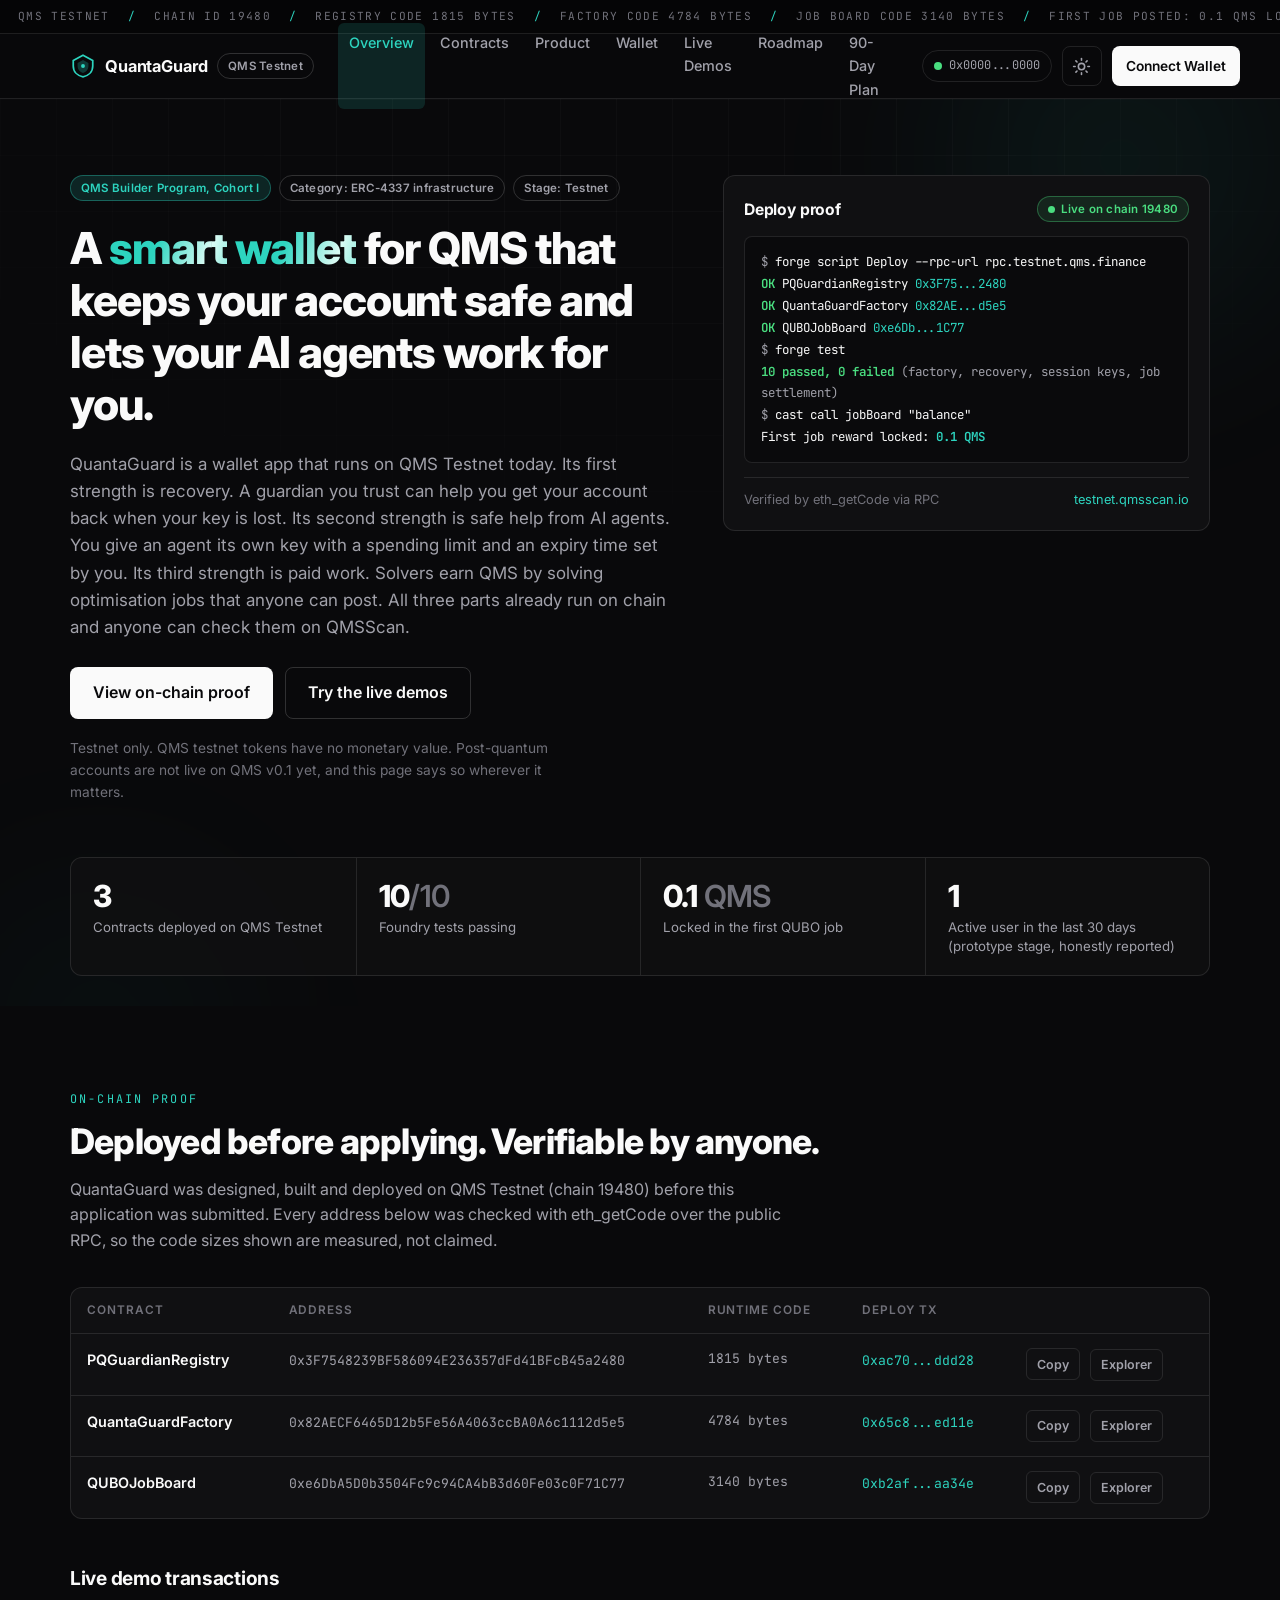
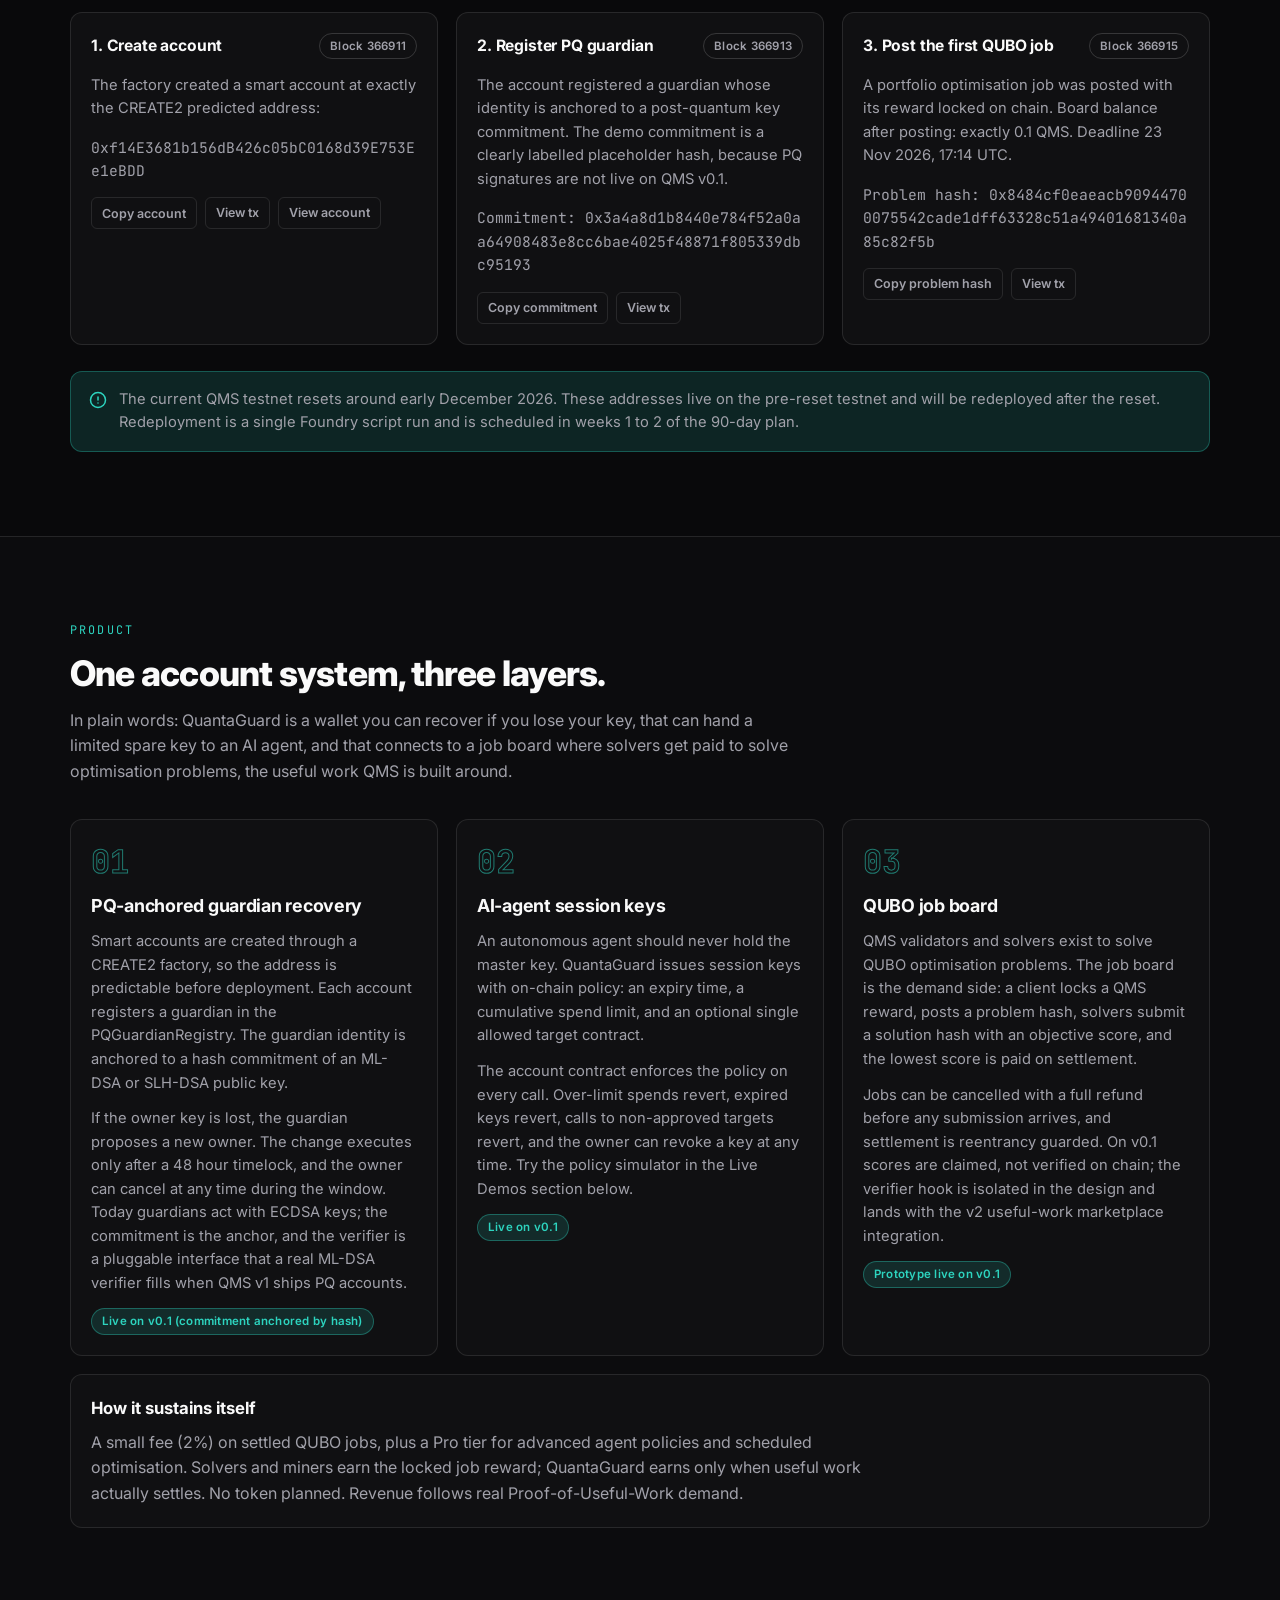
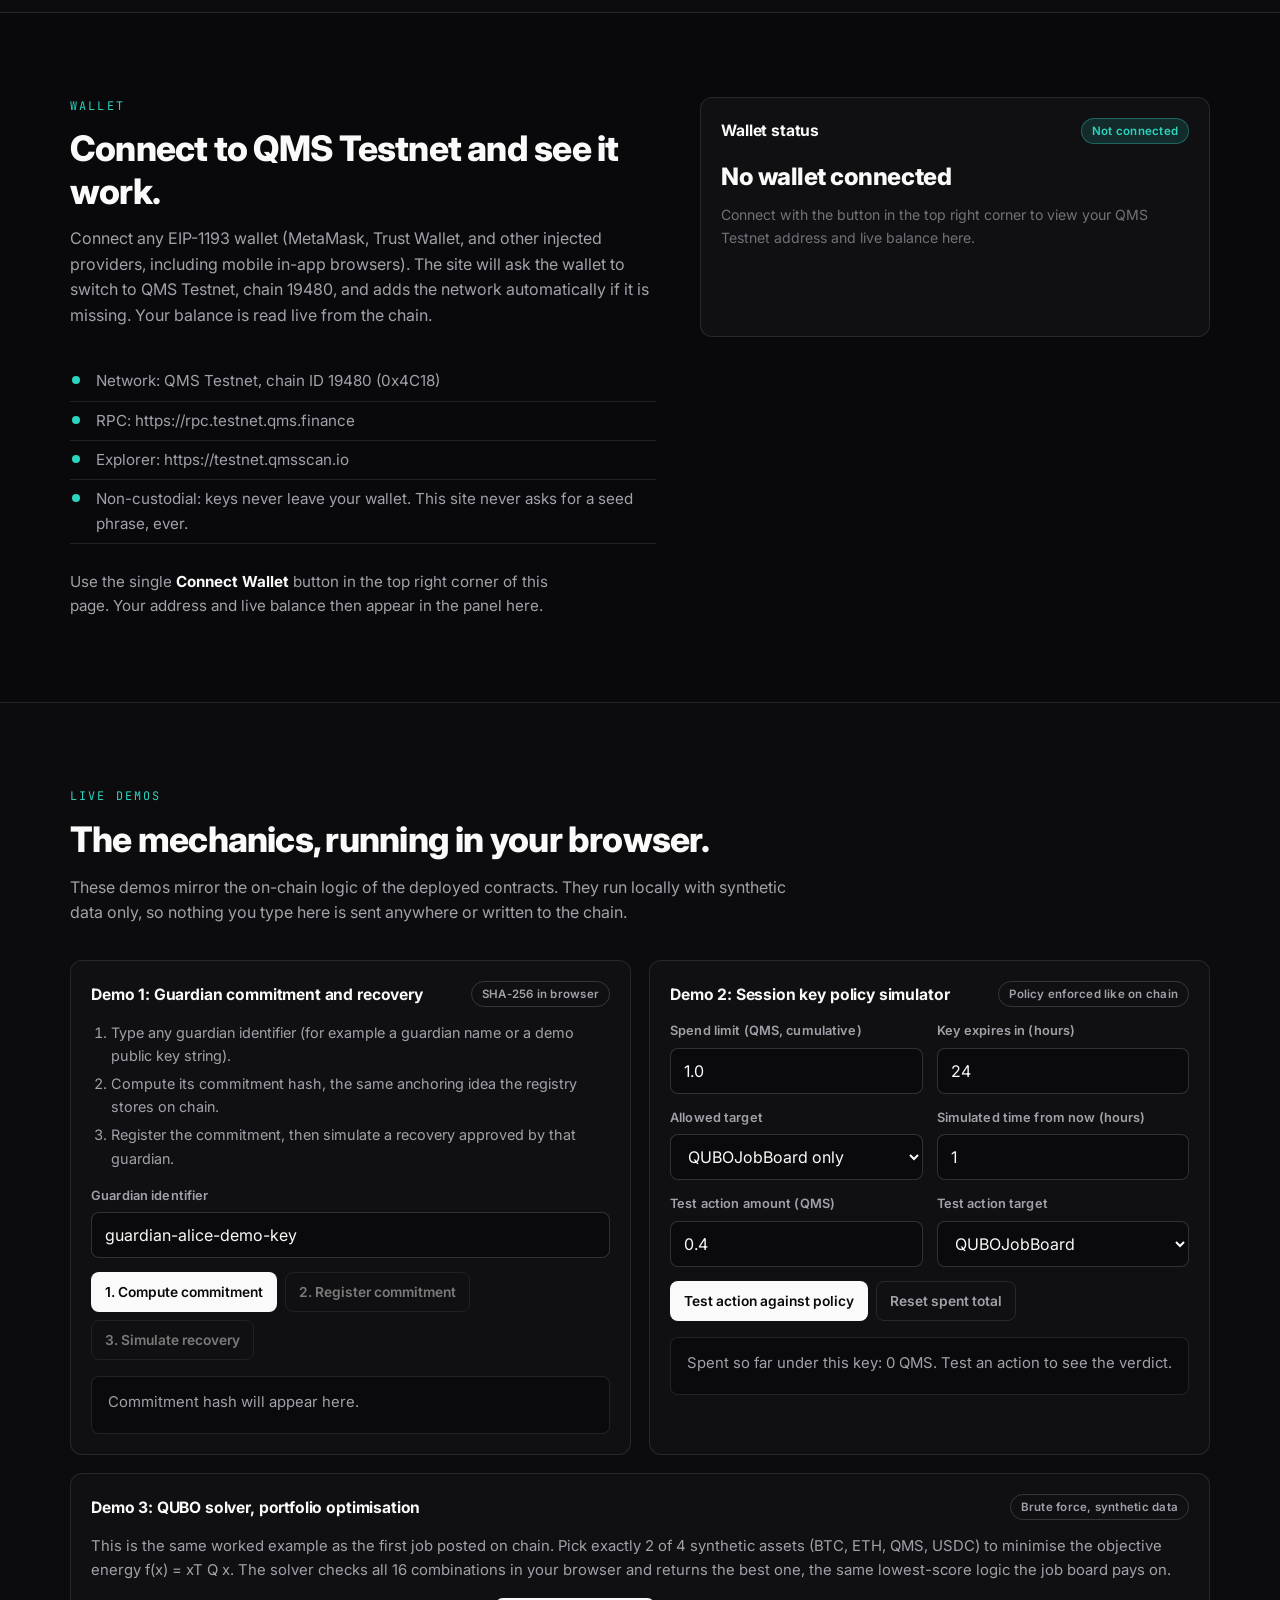
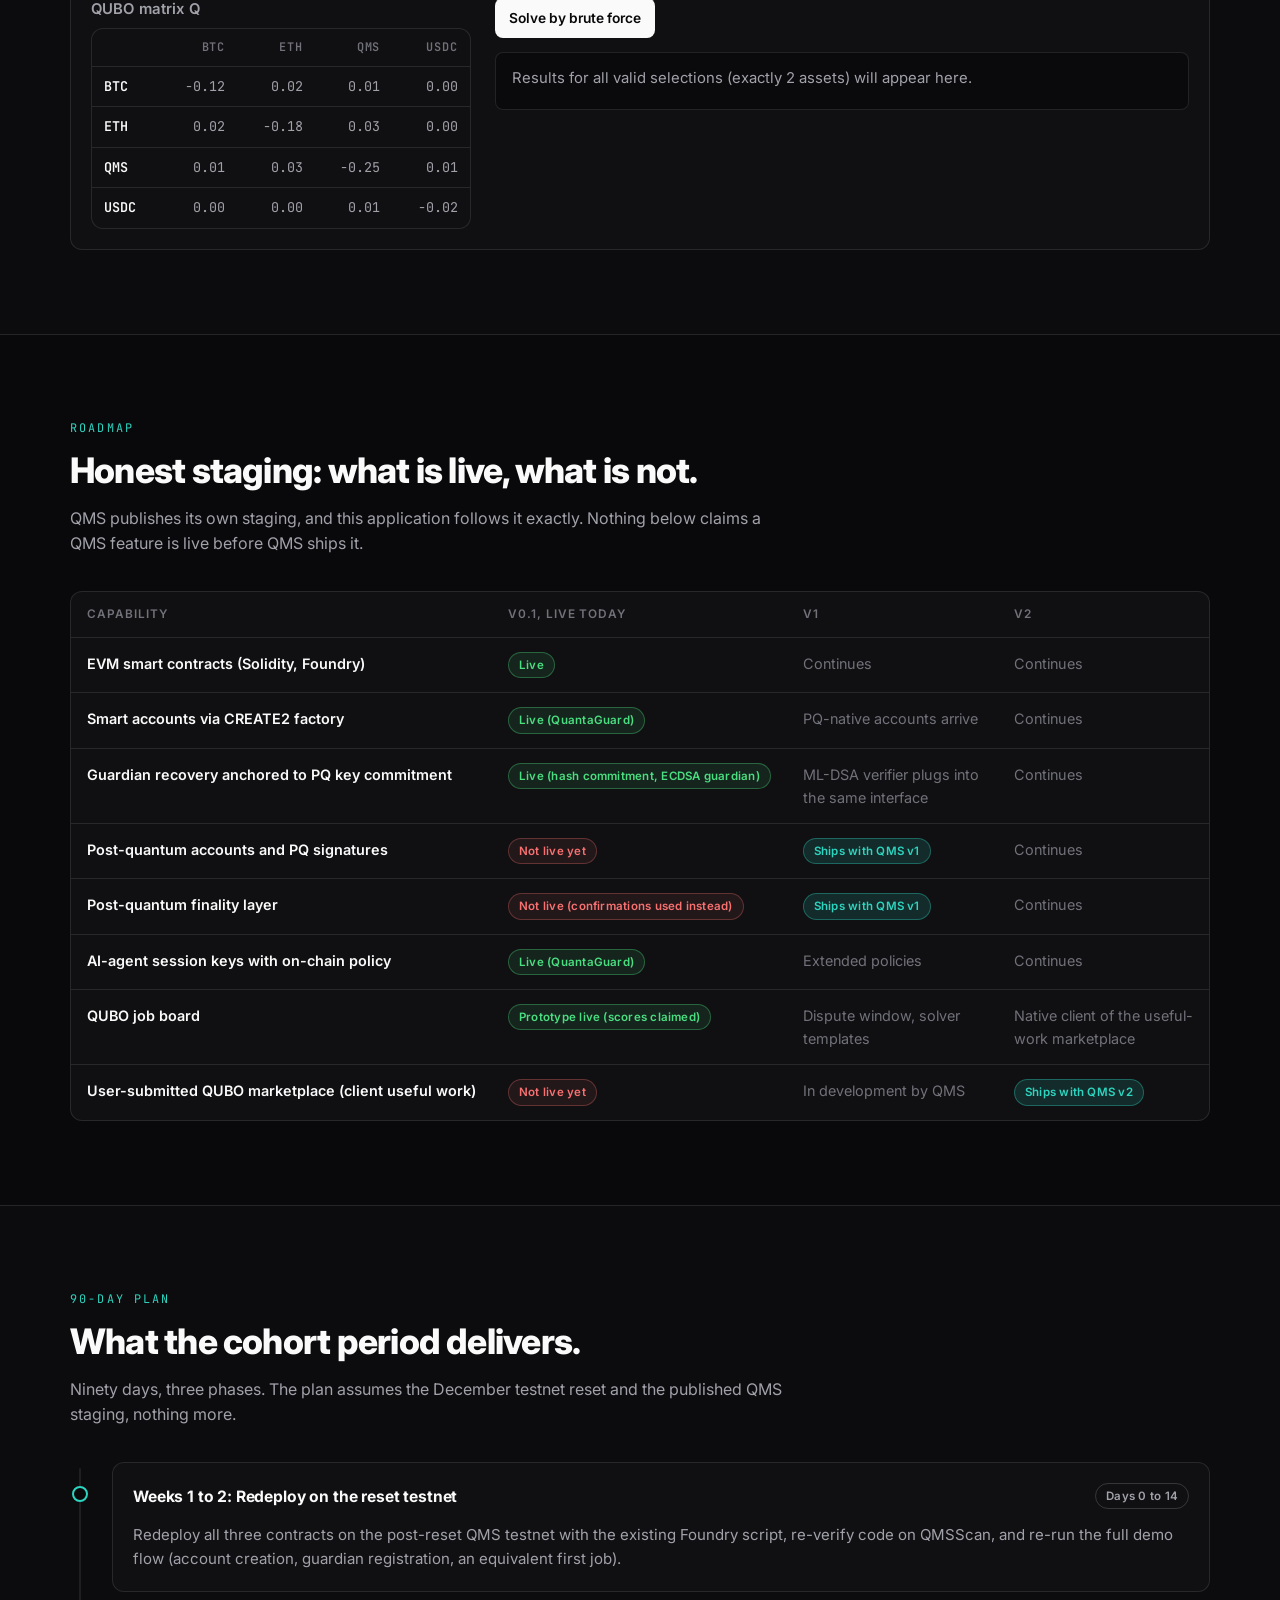
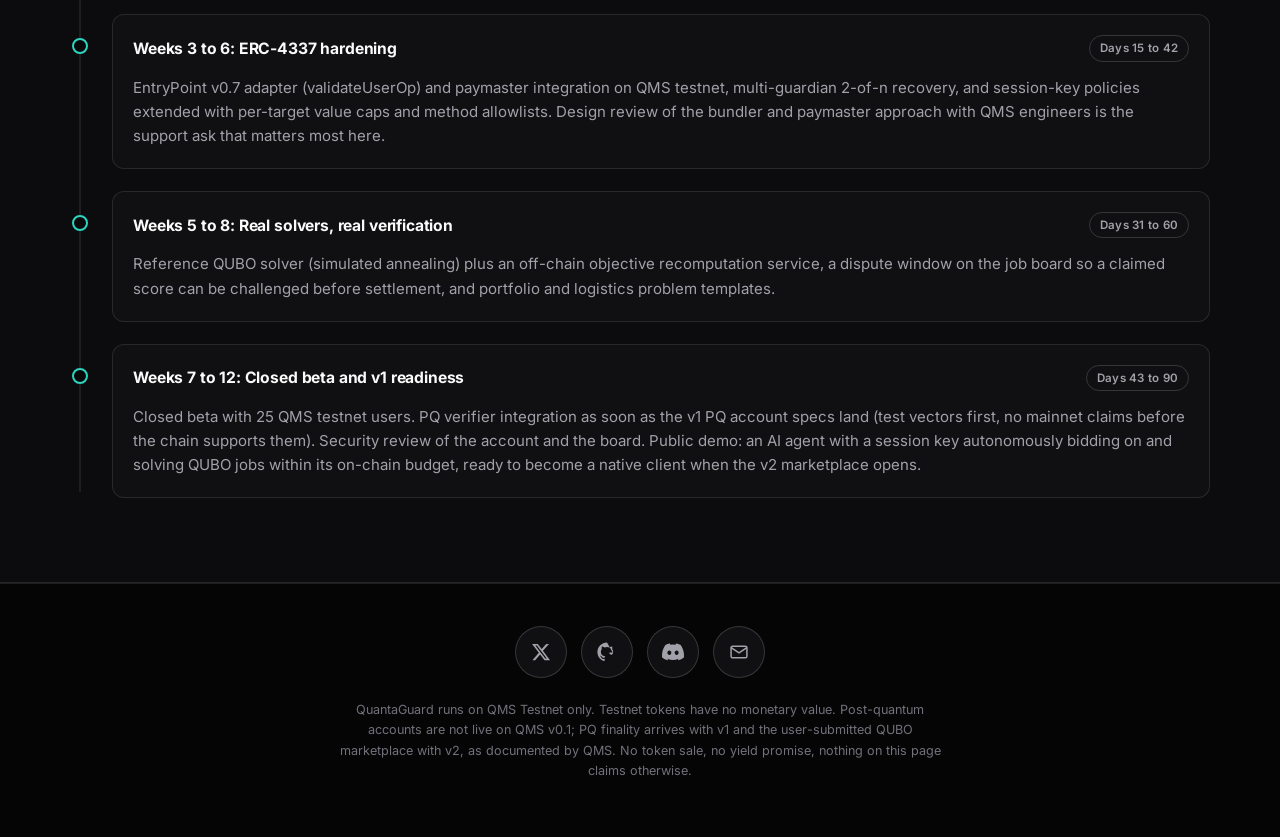
<file: site/index.html>
<!DOCTYPE html>
<html lang="en" data-theme="dark">
<head>
<meta charset="UTF-8">
<meta name="viewport" content="width=device-width, initial-scale=1.0">
<script>try{var t=localStorage.getItem("quantaguard-theme");if(t==="light"||t==="dark"){document.documentElement.setAttribute("data-theme",t);}}catch(e){}</script>
<title>QuantaGuard: PQ-Ready Smart Wallet for QMS</title>
<meta name="description" content="QuantaGuard is a smart wallet for QMS. Recover your account with help from a guardian when your key is lost. Give AI agents limited keys with spending caps set by you. Solvers earn QMS by solving optimisation jobs. Live on QMS Testnet today.">
<link rel="preconnect" href="https://fonts.googleapis.com">
<link rel="preconnect" href="https://fonts.gstatic.com" crossorigin>
<link href="https://fonts.googleapis.com/css2?family=Inter:wght@400;500;600;700;800&family=JetBrains+Mono:wght@400;500;600&display=swap" rel="stylesheet">
<link rel="stylesheet" href="assets/style.css?v=20261117d">
</head>
<body>

<div class="ticker" aria-hidden="true">
  <div class="ticker-track" id="tickerTrack">
    <span>QMS TESTNET</span><span class="dot">/</span>
    <span>CHAIN ID 19480</span><span class="dot">/</span>
    <span>REGISTRY CODE 1815 BYTES</span><span class="dot">/</span>
    <span>FACTORY CODE 4784 BYTES</span><span class="dot">/</span>
    <span>JOB BOARD CODE 3140 BYTES</span><span class="dot">/</span>
    <span>FIRST JOB POSTED: 0.1 QMS LOCKED</span><span class="dot">/</span>
    <span>ACCOUNT CREATED AT BLOCK 366911</span><span class="dot">/</span>
    <span>GUARDIAN REGISTERED AT BLOCK 366913</span><span class="dot">/</span>
    <span>JOB POSTED AT BLOCK 366915</span><span class="dot">/</span>
    <span>FOUNDRY TESTS 10 / 10 PASSING</span><span class="dot">/</span>
    <span>TESTNET ONLY: TOKENS HAVE NO MONETARY VALUE</span><span class="dot">/</span>
  </div>
</div>

<header class="nav" id="topnav">
  <div class="nav-inner">
    <a class="brand" href="#overview" data-spy-link>
      <svg class="brand-mark" width="26" height="26" viewBox="0 0 24 24" fill="none" aria-hidden="true"><path d="M12 2 L21 7 V12 C21 17.5 17 21 12 22 C7 21 3 17.5 3 12 V7 Z" stroke="currentColor" stroke-width="1.6"/><path d="M12 6.5 L17 9.3 V12 C17 15.4 14.8 17.6 12 18.4 C9.2 17.6 7 15.4 7 12 V9.3 Z" fill="currentColor" opacity="0.25"/><circle cx="12" cy="12" r="1.8" fill="currentColor"/></svg>
      <span>QuantaGuard</span>
      <span class="badge badge-outline">QMS Testnet</span>
    </a>
    <nav class="nav-links" aria-label="Primary">
      <a href="#overview" data-spy-link data-spy="overview">Overview</a>
      <a href="#contracts" data-spy-link data-spy="contracts">Contracts</a>
      <a href="#product" data-spy-link data-spy="product">Product</a>
      <a href="#wallet" data-spy-link data-spy="wallet">Wallet</a>
      <a href="#demos" data-spy-link data-spy="demos">Live Demos</a>
      <a href="#roadmap" data-spy-link data-spy="roadmap">Roadmap</a>
      <a href="#plan" data-spy-link data-spy="plan">90-Day Plan</a>
    </nav>
    <div class="nav-actions">
      <span class="wallet-chip" id="navWalletChip" hidden>
        <span class="chip-dot"></span><span id="navWalletAddr">0x0000...0000</span>
      </span>
      <button class="theme-toggle" id="themeToggle" type="button" aria-label="Switch to light theme" title="Toggle theme">
        <svg class="icon-sun" viewBox="0 0 24 24" fill="none" stroke="currentColor" stroke-width="2" stroke-linecap="round" stroke-linejoin="round" aria-hidden="true"><circle cx="12" cy="12" r="4"/><path d="M12 2v2"/><path d="M12 20v2"/><path d="m4.93 4.93 1.41 1.41"/><path d="m17.66 17.66 1.41 1.41"/><path d="M2 12h2"/><path d="M20 12h2"/><path d="m6.34 17.66-1.41 1.41"/><path d="m19.07 4.93-1.41 1.41"/></svg>
        <svg class="icon-moon" viewBox="0 0 24 24" fill="none" stroke="currentColor" stroke-width="2" stroke-linecap="round" stroke-linejoin="round" aria-hidden="true"><path d="M12 3a6 6 0 0 0 9 9 9 9 0 1 1-9-9Z"/></svg>
      </button>
      <button class="btn btn-primary btn-sm magnetic" type="button" data-connect-open>Connect Wallet</button>
      <button class="hamburger" id="hamburger" type="button" aria-label="Open menu" aria-expanded="false" aria-controls="mobileMenu">
        <svg width="22" height="22" viewBox="0 0 24 24" fill="none" stroke="currentColor" stroke-width="2" stroke-linecap="round"><line x1="4" y1="7" x2="20" y2="7"/><line x1="4" y1="12" x2="20" y2="12"/><line x1="4" y1="17" x2="20" y2="17"/></svg>
      </button>
    </div>
  </div>
  <nav class="mobile-menu" id="mobileMenu" aria-label="Mobile">
    <a href="#overview" data-spy-link>Overview<span>What QuantaGuard is</span></a>
    <a href="#contracts" data-spy-link>Contracts<span>On-chain proof, verified live</span></a>
    <a href="#product" data-spy-link>Product<span>The three layers</span></a>
    <a href="#wallet" data-spy-link>Wallet<span>Connect to QMS Testnet</span></a>
    <a href="#demos" data-spy-link>Live Demos<span>Try the mechanics in your browser</span></a>
    <a href="#roadmap" data-spy-link>Roadmap<span>Honest staging: v0.1, v1, v2</span></a>
    <a href="#plan" data-spy-link>90-Day Plan<span>What ships in the cohort</span></a>
  </nav>
</header>

<main>

<!-- ============ OVERVIEW / HERO ============ -->
<section class="hero" id="overview">
  <div class="hero-bg" aria-hidden="true">
    <div class="aurora a1"></div>
    <div class="aurora a2"></div>
    <div class="beams"></div>
  </div>
  <div class="container hero-grid">
    <div class="hero-copy">
      <div class="hero-badges">
        <span class="badge">QMS Builder Program, Cohort I</span>
        <span class="badge badge-outline">Category: ERC-4337 infrastructure</span>
        <span class="badge badge-outline">Stage: Testnet</span>
      </div>
      <h1 class="reveal-text" id="heroTitle">A <span class="shiny">smart wallet</span> for QMS that keeps your account safe and lets your AI agents work for you.</h1>
      <p class="hero-sub">QuantaGuard is a wallet app that runs on QMS Testnet today. Its first strength is recovery. A guardian you trust can help you get your account back when your key is lost. Its second strength is safe help from AI agents. You give an agent its own key with a spending limit and an expiry time set by you. Its third strength is paid work. Solvers earn QMS by solving optimisation jobs that anyone can post. All three parts already run on chain and anyone can check them on QMSScan.</p>
      <div class="hero-actions">
        <a class="btn btn-primary btn-lg" href="#contracts" data-spy-link>View on-chain proof</a>
        <a class="btn btn-outline btn-lg" href="#demos" data-spy-link>Try the live demos</a>
      </div>
      <p class="hero-note">Testnet only. QMS testnet tokens have no monetary value. Post-quantum accounts are not live on QMS v0.1 yet, and this page says so wherever it matters.</p>
    </div>

    <aside class="panel deploy-panel spotlight" aria-label="Deployment proof">
      <div class="panel-head">
        <span class="panel-title">Deploy proof</span>
        <span class="badge badge-live"><span class="pulse"></span>Live on chain 19480</span>
      </div>
      <div class="terminal">
        <p><span class="t-dim">$</span> forge script Deploy --rpc-url rpc.testnet.qms.finance</p>
        <p><span class="t-ok">OK</span> PQGuardianRegistry <a href="https://testnet.qmsscan.io/address/0x3F7548239BF586094E236357dFd41BFcB45a2480" target="_blank" rel="noopener">0x3F75...2480</a></p>
        <p><span class="t-ok">OK</span> QuantaGuardFactory <a href="https://testnet.qmsscan.io/address/0x82AECF6465D12b5Fe56A4063ccBA0A6c1112d5e5" target="_blank" rel="noopener">0x82AE...d5e5</a></p>
        <p><span class="t-ok">OK</span> QUBOJobBoard <a href="https://testnet.qmsscan.io/address/0xe6DbA5D0b3504Fc9c94CA4bB3d60Fe03c0F71C77" target="_blank" rel="noopener">0xe6Db...1C77</a></p>
        <p><span class="t-dim">$</span> forge test</p>
        <p><span class="t-ok">10 passed, 0 failed</span> <span class="t-dim">(factory, recovery, session keys, job settlement)</span></p>
        <p><span class="t-dim">$</span> cast call jobBoard "balance"</p>
        <p>First job reward locked: <span class="t-accent">0.1 QMS</span></p>
      </div>
      <div class="panel-foot">
        <span>Verified by eth_getCode via RPC</span>
        <a href="https://testnet.qmsscan.io" target="_blank" rel="noopener">testnet.qmsscan.io</a>
      </div>
    </aside>
  </div>

  <div class="container">
    <div class="stats-strip" id="statsStrip">
      <div class="stat">
        <span class="stat-num" data-count="3" data-decimals="0">0</span>
        <span class="stat-label">Contracts deployed on QMS Testnet</span>
      </div>
      <div class="stat">
        <span class="stat-num"><span data-count="10" data-decimals="0">0</span><span class="stat-dim">/10</span></span>
        <span class="stat-label">Foundry tests passing</span>
      </div>
      <div class="stat">
        <span class="stat-num"><span data-count="0.1" data-decimals="1">0.0</span><span class="stat-dim"> QMS</span></span>
        <span class="stat-label">Locked in the first QUBO job</span>
      </div>
      <div class="stat">
        <span class="stat-num" data-count="1" data-decimals="0">0</span>
        <span class="stat-label">Active user in the last 30 days (prototype stage, honestly reported)</span>
      </div>
    </div>
  </div>
</section>

<!-- ============ CONTRACTS / ON-CHAIN PROOF ============ -->
<section class="section" id="contracts">
  <div class="container">
    <p class="eyebrow">On-chain proof</p>
    <h2>Deployed before applying. Verifiable by anyone.</h2>
    <p class="section-intro">QuantaGuard was designed, built and deployed on QMS Testnet (chain 19480) before this application was submitted. Every address below was checked with eth_getCode over the public RPC, so the code sizes shown are measured, not claimed.</p>

    <div class="table-wrap">
      <table class="table">
        <thead>
          <tr><th>Contract</th><th>Address</th><th>Runtime code</th><th>Deploy tx</th><th></th></tr>
        </thead>
        <tbody>
          <tr>
            <td class="td-strong">PQGuardianRegistry</td>
            <td><span class="mono truncate">0x3F7548239BF586094E236357dFd41BFcB45a2480</span></td>
            <td class="mono">1815 bytes</td>
            <td><a class="mono" href="https://testnet.qmsscan.io/tx/0xac70a6e5336b00b429b0195145bd33c41818ce972d684e7312d92b4be11ddd28" target="_blank" rel="noopener">0xac70...ddd28</a></td>
            <td class="td-actions">
              <button class="btn btn-ghost btn-xs copy-btn" type="button" data-copy="0x3F7548239BF586094E236357dFd41BFcB45a2480">Copy</button>
              <a class="btn btn-ghost btn-xs" href="https://testnet.qmsscan.io/address/0x3F7548239BF586094E236357dFd41BFcB45a2480" target="_blank" rel="noopener">Explorer</a>
            </td>
          </tr>
          <tr>
            <td class="td-strong">QuantaGuardFactory</td>
            <td><span class="mono truncate">0x82AECF6465D12b5Fe56A4063ccBA0A6c1112d5e5</span></td>
            <td class="mono">4784 bytes</td>
            <td><a class="mono" href="https://testnet.qmsscan.io/tx/0x65c84fbbbeebb95fc017e8ec0f74e2e2fea5cc2403f74d11c6d6765a5dfed11e" target="_blank" rel="noopener">0x65c8...ed11e</a></td>
            <td class="td-actions">
              <button class="btn btn-ghost btn-xs copy-btn" type="button" data-copy="0x82AECF6465D12b5Fe56A4063ccBA0A6c1112d5e5">Copy</button>
              <a class="btn btn-ghost btn-xs" href="https://testnet.qmsscan.io/address/0x82AECF6465D12b5Fe56A4063ccBA0A6c1112d5e5" target="_blank" rel="noopener">Explorer</a>
            </td>
          </tr>
          <tr>
            <td class="td-strong">QUBOJobBoard</td>
            <td><span class="mono truncate">0xe6DbA5D0b3504Fc9c94CA4bB3d60Fe03c0F71C77</span></td>
            <td class="mono">3140 bytes</td>
            <td><a class="mono" href="https://testnet.qmsscan.io/tx/0xb2af487a95150bf97060737cefe5ce0f983f780f3d808326dba466e4f61aa34e" target="_blank" rel="noopener">0xb2af...aa34e</a></td>
            <td class="td-actions">
              <button class="btn btn-ghost btn-xs copy-btn" type="button" data-copy="0xe6DbA5D0b3504Fc9c94CA4bB3d60Fe03c0F71C77">Copy</button>
              <a class="btn btn-ghost btn-xs" href="https://testnet.qmsscan.io/address/0xe6DbA5D0b3504Fc9c94CA4bB3d60Fe03c0F71C77" target="_blank" rel="noopener">Explorer</a>
            </td>
          </tr>
        </tbody>
      </table>
    </div>

    <h3 class="subhead">Live demo transactions</h3>
    <div class="cards-3">
      <article class="panel spotlight">
        <div class="panel-head"><span class="panel-title">1. Create account</span><span class="badge badge-outline">Block 366911</span></div>
        <p>The factory created a smart account at exactly the CREATE2 predicted address:</p>
        <p class="mono break">0xf14E3681b156dB426c05bC0168d39E753Ee1eBDD</p>
        <div class="card-actions">
          <button class="btn btn-ghost btn-xs copy-btn" type="button" data-copy="0xf14E3681b156dB426c05bC0168d39E753Ee1eBDD">Copy account</button>
          <a class="btn btn-ghost btn-xs" href="https://testnet.qmsscan.io/tx/0xb907eda9c270a045491307aedac5325d5889f7ba731b1c28ce944c1a2f00961b" target="_blank" rel="noopener">View tx</a>
          <a class="btn btn-ghost btn-xs" href="https://testnet.qmsscan.io/address/0xf14E3681b156dB426c05bC0168d39E753Ee1eBDD" target="_blank" rel="noopener">View account</a>
        </div>
      </article>
      <article class="panel spotlight">
        <div class="panel-head"><span class="panel-title">2. Register PQ guardian</span><span class="badge badge-outline">Block 366913</span></div>
        <p>The account registered a guardian whose identity is anchored to a post-quantum key commitment. The demo commitment is a clearly labelled placeholder hash, because PQ signatures are not live on QMS v0.1.</p>
        <p class="mono break">Commitment: 0x3a4a8d1b8440e784f52a0aa64908483e8cc6bae4025f48871f805339dbc95193</p>
        <div class="card-actions">
          <button class="btn btn-ghost btn-xs copy-btn" type="button" data-copy="0x3a4a8d1b8440e784f52a0aa64908483e8cc6bae4025f48871f805339dbc95193">Copy commitment</button>
          <a class="btn btn-ghost btn-xs" href="https://testnet.qmsscan.io/tx/0xadacd6025e0cae4fac47e16c198dcb61913479903116e8e9e41613b3039d1fbf" target="_blank" rel="noopener">View tx</a>
        </div>
      </article>
      <article class="panel spotlight">
        <div class="panel-head"><span class="panel-title">3. Post the first QUBO job</span><span class="badge badge-outline">Block 366915</span></div>
        <p>A portfolio optimisation job was posted with its reward locked on chain. Board balance after posting: exactly 0.1 QMS. Deadline 23 Nov 2026, 17:14 UTC.</p>
        <p class="mono break">Problem hash: 0x8484cf0eaeacb90944700075542cade1dff63328c51a49401681340a85c82f5b</p>
        <div class="card-actions">
          <button class="btn btn-ghost btn-xs copy-btn" type="button" data-copy="0x8484cf0eaeacb90944700075542cade1dff63328c51a49401681340a85c82f5b">Copy problem hash</button>
          <a class="btn btn-ghost btn-xs" href="https://testnet.qmsscan.io/tx/0x6f2b27fbd1f88a42c7dc7cefd239ea8c1a724621854b7240e5ec730a3389da5f" target="_blank" rel="noopener">View tx</a>
        </div>
      </article>
    </div>

    <div class="notice">
      <svg width="18" height="18" viewBox="0 0 24 24" fill="none" stroke="currentColor" stroke-width="2" stroke-linecap="round" aria-hidden="true"><circle cx="12" cy="12" r="10"/><line x1="12" y1="8" x2="12" y2="12"/><line x1="12" y1="16" x2="12.01" y2="16"/></svg>
      <p>The current QMS testnet resets around early December 2026. These addresses live on the pre-reset testnet and will be redeployed after the reset. Redeployment is a single Foundry script run and is scheduled in weeks 1 to 2 of the 90-day plan.</p>
    </div>
  </div>
</section>

<!-- ============ PRODUCT ============ -->
<section class="section section-alt" id="product">
  <div class="container">
    <p class="eyebrow">Product</p>
    <h2>One account system, three layers.</h2>
    <p class="section-intro">In plain words: QuantaGuard is a wallet you can recover if you lose your key, that can hand a limited spare key to an AI agent, and that connects to a job board where solvers get paid to solve optimisation problems, the useful work QMS is built around.</p>

    <div class="cards-3">
      <article class="panel layer spotlight">
        <span class="layer-num">01</span>
        <h3>PQ-anchored guardian recovery</h3>
        <p>Smart accounts are created through a CREATE2 factory, so the address is predictable before deployment. Each account registers a guardian in the PQGuardianRegistry. The guardian identity is anchored to a hash commitment of an ML-DSA or SLH-DSA public key.</p>
        <p>If the owner key is lost, the guardian proposes a new owner. The change executes only after a 48 hour timelock, and the owner can cancel at any time during the window. Today guardians act with ECDSA keys; the commitment is the anchor, and the verifier is a pluggable interface that a real ML-DSA verifier fills when QMS v1 ships PQ accounts.</p>
        <span class="badge">Live on v0.1 (commitment anchored by hash)</span>
      </article>
      <article class="panel layer spotlight">
        <span class="layer-num">02</span>
        <h3>AI-agent session keys</h3>
        <p>An autonomous agent should never hold the master key. QuantaGuard issues session keys with on-chain policy: an expiry time, a cumulative spend limit, and an optional single allowed target contract.</p>
        <p>The account contract enforces the policy on every call. Over-limit spends revert, expired keys revert, calls to non-approved targets revert, and the owner can revoke a key at any time. Try the policy simulator in the Live Demos section below.</p>
        <span class="badge">Live on v0.1</span>
      </article>
      <article class="panel layer spotlight">
        <span class="layer-num">03</span>
        <h3>QUBO job board</h3>
        <p>QMS validators and solvers exist to solve QUBO optimisation problems. The job board is the demand side: a client locks a QMS reward, posts a problem hash, solvers submit a solution hash with an objective score, and the lowest score is paid on settlement.</p>
        <p>Jobs can be cancelled with a full refund before any submission arrives, and settlement is reentrancy guarded. On v0.1 scores are claimed, not verified on chain; the verifier hook is isolated in the design and lands with the v2 useful-work marketplace integration.</p>
        <span class="badge">Prototype live on v0.1</span>
      </article>
    </div>

    <div class="panel sustain">
      <h3>How it sustains itself</h3>
      <p>A small fee (2%) on settled QUBO jobs, plus a Pro tier for advanced agent policies and scheduled optimisation. Solvers and miners earn the locked job reward; QuantaGuard earns only when useful work actually settles. No token planned. Revenue follows real Proof-of-Useful-Work demand.</p>
    </div>
  </div>
</section>

<!-- ============ WALLET ============ -->
<section class="section" id="wallet">
  <div class="container wallet-grid">
    <div>
      <p class="eyebrow">Wallet</p>
      <h2>Connect to QMS Testnet and see it work.</h2>
      <p class="section-intro">Connect any EIP-1193 wallet (MetaMask, Trust Wallet, and other injected providers, including mobile in-app browsers). The site will ask the wallet to switch to QMS Testnet, chain 19480, and adds the network automatically if it is missing. Your balance is read live from the chain.</p>
      <ul class="check-list">
        <li>Network: QMS Testnet, chain ID 19480 (0x4C18)</li>
        <li>RPC: https://rpc.testnet.qms.finance</li>
        <li>Explorer: https://testnet.qmsscan.io</li>
        <li>Non-custodial: keys never leave your wallet. This site never asks for a seed phrase, ever.</li>
      </ul>
      <p class="wallet-hint">Use the single <strong>Connect Wallet</strong> button in the top right corner of this page. Your address and live balance then appear in the panel here.</p>
    </div>
    <aside class="panel wallet-panel spotlight" aria-label="Wallet status">
      <div class="panel-head">
        <span class="panel-title">Wallet status</span>
        <span class="badge" id="walletNetBadge">Not connected</span>
      </div>
      <div class="wallet-state" id="walletDisconnected">
        <p class="wallet-big">No wallet connected</p>
        <p class="wallet-sub">Connect with the button in the top right corner to view your QMS Testnet address and live balance here.</p>
      </div>
      <div class="wallet-state" id="walletConnected" hidden>
        <p class="wallet-label">Address</p>
        <p class="mono break" id="walletAddress">0x0000000000000000000000000000000000000000</p>
        <p class="wallet-label">Balance on QMS Testnet</p>
        <p class="wallet-big"><span id="walletBalance">0.0</span> <span class="stat-dim">QMS</span></p>
        <p class="wallet-sub" id="walletChainLine">Chain: 19480</p>
        <div class="card-actions">
          <button class="btn btn-outline btn-sm" type="button" id="walletSwitchBtn" hidden>Switch to QMS Testnet</button>
          <button class="btn btn-ghost btn-sm" type="button" id="walletRefreshBtn">Refresh balance</button>
          <button class="btn btn-ghost btn-sm" type="button" id="walletDisconnectBtn">Disconnect</button>
        </div>
      </div>
      <p class="wallet-error" id="walletError" role="alert" hidden></p>
    </aside>
  </div>
</section>

<!-- ============ LIVE DEMOS ============ -->
<section class="section section-alt" id="demos">
  <div class="container">
    <p class="eyebrow">Live demos</p>
    <h2>The mechanics, running in your browser.</h2>
    <p class="section-intro">These demos mirror the on-chain logic of the deployed contracts. They run locally with synthetic data only, so nothing you type here is sent anywhere or written to the chain.</p>

    <div class="demo-grid">

      <article class="panel demo spotlight" id="demoGuardian">
        <div class="panel-head"><span class="panel-title">Demo 1: Guardian commitment and recovery</span><span class="badge badge-outline">SHA-256 in browser</span></div>
        <ol class="steps">
          <li>Type any guardian identifier (for example a guardian name or a demo public key string).</li>
          <li>Compute its commitment hash, the same anchoring idea the registry stores on chain.</li>
          <li>Register the commitment, then simulate a recovery approved by that guardian.</li>
        </ol>
        <label class="field-label" for="guardianInput">Guardian identifier</label>
        <input class="input" id="guardianInput" type="text" autocomplete="off" placeholder="e.g. guardian-alice-demo-key" value="guardian-alice-demo-key">
        <div class="card-actions">
          <button class="btn btn-primary btn-sm" type="button" id="guardianHashBtn">1. Compute commitment</button>
          <button class="btn btn-outline btn-sm" type="button" id="guardianRegisterBtn" disabled>2. Register commitment</button>
          <button class="btn btn-outline btn-sm" type="button" id="guardianRecoverBtn" disabled>3. Simulate recovery</button>
        </div>
        <div class="demo-out" id="guardianOut" aria-live="polite">
          <p class="t-dim">Commitment hash will appear here.</p>
        </div>
      </article>

      <article class="panel demo spotlight" id="demoSession">
        <div class="panel-head"><span class="panel-title">Demo 2: Session key policy simulator</span><span class="badge badge-outline">Policy enforced like on chain</span></div>
        <div class="form-grid">
          <div>
            <label class="field-label" for="skLimit">Spend limit (QMS, cumulative)</label>
            <input class="input" id="skLimit" type="number" min="0" step="0.1" value="1.0">
          </div>
          <div>
            <label class="field-label" for="skExpiry">Key expires in (hours)</label>
            <input class="input" id="skExpiry" type="number" min="0" step="1" value="24">
          </div>
          <div>
            <label class="field-label" for="skTarget">Allowed target</label>
            <select class="input" id="skTarget">
              <option value="board" selected>QUBOJobBoard only</option>
              <option value="factory">QuantaGuardFactory only</option>
              <option value="any">Any target</option>
            </select>
          </div>
          <div>
            <label class="field-label" for="skElapsed">Simulated time from now (hours)</label>
            <input class="input" id="skElapsed" type="number" min="0" step="1" value="1">
          </div>
          <div>
            <label class="field-label" for="skAmount">Test action amount (QMS)</label>
            <input class="input" id="skAmount" type="number" min="0" step="0.1" value="0.4">
          </div>
          <div>
            <label class="field-label" for="skActionTarget">Test action target</label>
            <select class="input" id="skActionTarget">
              <option value="board" selected>QUBOJobBoard</option>
              <option value="factory">QuantaGuardFactory</option>
              <option value="other">Some other contract</option>
            </select>
          </div>
        </div>
        <div class="card-actions">
          <button class="btn btn-primary btn-sm" type="button" id="skTestBtn">Test action against policy</button>
          <button class="btn btn-ghost btn-sm" type="button" id="skResetBtn">Reset spent total</button>
        </div>
        <div class="demo-out" id="sessionOut" aria-live="polite">
          <p class="t-dim">Spent so far under this key: 0 QMS. Test an action to see the verdict.</p>
        </div>
      </article>

      <article class="panel demo demo-wide spotlight" id="demoQubo">
        <div class="panel-head"><span class="panel-title">Demo 3: QUBO solver, portfolio optimisation</span><span class="badge badge-outline">Brute force, synthetic data</span></div>
        <p>This is the same worked example as the first job posted on chain. Pick exactly 2 of 4 synthetic assets (BTC, ETH, QMS, USDC) to minimise the objective energy f(x) = xT Q x. The solver checks all 16 combinations in your browser and returns the best one, the same lowest-score logic the job board pays on.</p>
        <div class="qubo-flex">
          <div>
            <p class="field-label">QUBO matrix Q</p>
            <div class="table-wrap">
              <table class="table table-sm" id="quboMatrix">
                <thead><tr><th></th><th>BTC</th><th>ETH</th><th>QMS</th><th>USDC</th></tr></thead>
                <tbody></tbody>
              </table>
            </div>
          </div>
          <div class="qubo-side">
            <button class="btn btn-primary btn-sm" type="button" id="quboRunBtn">Solve by brute force</button>
            <div class="demo-out" id="quboOut" aria-live="polite">
              <p class="t-dim">Results for all valid selections (exactly 2 assets) will appear here.</p>
            </div>
          </div>
        </div>
      </article>

    </div>
  </div>
</section>

<!-- ============ ROADMAP / STAGING ============ -->
<section class="section" id="roadmap">
  <div class="container">
    <p class="eyebrow">Roadmap</p>
    <h2>Honest staging: what is live, what is not.</h2>
    <p class="section-intro">QMS publishes its own staging, and this application follows it exactly. Nothing below claims a QMS feature is live before QMS ships it.</p>

    <div class="table-wrap">
      <table class="table">
        <thead><tr><th>Capability</th><th>v0.1, live today</th><th>v1</th><th>v2</th></tr></thead>
        <tbody>
          <tr>
            <td class="td-strong">EVM smart contracts (Solidity, Foundry)</td>
            <td><span class="badge badge-yes">Live</span></td>
            <td class="td-dim">Continues</td>
            <td class="td-dim">Continues</td>
          </tr>
          <tr>
            <td class="td-strong">Smart accounts via CREATE2 factory</td>
            <td><span class="badge badge-yes">Live (QuantaGuard)</span></td>
            <td class="td-dim">PQ-native accounts arrive</td>
            <td class="td-dim">Continues</td>
          </tr>
          <tr>
            <td class="td-strong">Guardian recovery anchored to PQ key commitment</td>
            <td><span class="badge badge-yes">Live (hash commitment, ECDSA guardian)</span></td>
            <td class="td-dim">ML-DSA verifier plugs into the same interface</td>
            <td class="td-dim">Continues</td>
          </tr>
          <tr>
            <td class="td-strong">Post-quantum accounts and PQ signatures</td>
            <td><span class="badge badge-no">Not live yet</span></td>
            <td><span class="badge">Ships with QMS v1</span></td>
            <td class="td-dim">Continues</td>
          </tr>
          <tr>
            <td class="td-strong">Post-quantum finality layer</td>
            <td><span class="badge badge-no">Not live (confirmations used instead)</span></td>
            <td><span class="badge">Ships with QMS v1</span></td>
            <td class="td-dim">Continues</td>
          </tr>
          <tr>
            <td class="td-strong">AI-agent session keys with on-chain policy</td>
            <td><span class="badge badge-yes">Live (QuantaGuard)</span></td>
            <td class="td-dim">Extended policies</td>
            <td class="td-dim">Continues</td>
          </tr>
          <tr>
            <td class="td-strong">QUBO job board</td>
            <td><span class="badge badge-yes">Prototype live (scores claimed)</span></td>
            <td class="td-dim">Dispute window, solver templates</td>
            <td class="td-dim">Native client of the useful-work marketplace</td>
          </tr>
          <tr>
            <td class="td-strong">User-submitted QUBO marketplace (client useful work)</td>
            <td><span class="badge badge-no">Not live yet</span></td>
            <td class="td-dim">In development by QMS</td>
            <td><span class="badge">Ships with QMS v2</span></td>
          </tr>
        </tbody>
      </table>
    </div>
  </div>
</section>

<!-- ============ 90-DAY PLAN ============ -->
<section class="section section-alt" id="plan">
  <div class="container">
    <p class="eyebrow">90-day plan</p>
    <h2>What the cohort period delivers.</h2>
    <p class="section-intro">Ninety days, three phases. The plan assumes the December testnet reset and the published QMS staging, nothing more.</p>

    <div class="timeline" id="timeline">
      <div class="beam" aria-hidden="true"><div class="beam-fill" id="beamFill"></div></div>

      <article class="tl-item">
        <span class="tl-dot"></span>
        <div class="panel spotlight">
          <div class="panel-head"><span class="panel-title">Weeks 1 to 2: Redeploy on the reset testnet</span><span class="badge badge-outline">Days 0 to 14</span></div>
          <p>Redeploy all three contracts on the post-reset QMS testnet with the existing Foundry script, re-verify code on QMSScan, and re-run the full demo flow (account creation, guardian registration, an equivalent first job).</p>
        </div>
      </article>

      <article class="tl-item">
        <span class="tl-dot"></span>
        <div class="panel spotlight">
          <div class="panel-head"><span class="panel-title">Weeks 3 to 6: ERC-4337 hardening</span><span class="badge badge-outline">Days 15 to 42</span></div>
          <p>EntryPoint v0.7 adapter (validateUserOp) and paymaster integration on QMS testnet, multi-guardian 2-of-n recovery, and session-key policies extended with per-target value caps and method allowlists. Design review of the bundler and paymaster approach with QMS engineers is the support ask that matters most here.</p>
        </div>
      </article>

      <article class="tl-item">
        <span class="tl-dot"></span>
        <div class="panel spotlight">
          <div class="panel-head"><span class="panel-title">Weeks 5 to 8: Real solvers, real verification</span><span class="badge badge-outline">Days 31 to 60</span></div>
          <p>Reference QUBO solver (simulated annealing) plus an off-chain objective recomputation service, a dispute window on the job board so a claimed score can be challenged before settlement, and portfolio and logistics problem templates.</p>
        </div>
      </article>

      <article class="tl-item">
        <span class="tl-dot"></span>
        <div class="panel spotlight">
          <div class="panel-head"><span class="panel-title">Weeks 7 to 12: Closed beta and v1 readiness</span><span class="badge badge-outline">Days 43 to 90</span></div>
          <p>Closed beta with 25 QMS testnet users. PQ verifier integration as soon as the v1 PQ account specs land (test vectors first, no mainnet claims before the chain supports them). Security review of the account and the board. Public demo: an AI agent with a session key autonomously bidding on and solving QUBO jobs within its on-chain budget, ready to become a native client when the v2 marketplace opens.</p>
        </div>
      </article>
    </div>
  </div>
</section>

</main>

<!-- ============ FOOTER ============ -->
<footer class="footer">
  <div class="container">
    <div class="social-row" role="navigation" aria-label="Social links">
      <a class="social-btn" href="https://x.com/andi_phy" target="_blank" rel="noopener" aria-label="X profile of andi_phy" title="X: @andi_phy">
        <svg width="20" height="20" viewBox="0 0 24 24" fill="currentColor" aria-hidden="true"><path d="M18.244 2.25h3.308l-7.227 8.26 8.502 11.24H16.17l-5.214-6.817L4.99 21.75H1.68l7.73-8.835L1.254 2.25H8.08l4.713 6.231zm-1.161 17.52h1.833L7.084 4.126H5.117z"/></svg>
      </a>
      <a class="social-btn" href="https://github.com/Edootrx/quantaguard" target="_blank" rel="noopener" aria-label="GitHub repository" title="GitHub: Edootrx/quantaguard">
        <svg width="20" height="20" viewBox="0 0 24 24" fill="currentColor" aria-hidden="true"><path d="M12 .5C5.65.5.5 5.65.5 12c0 5.08 3.29 9.39 7.86 10.91.58.11.79-.25.79-.55 0-.27-.01-1.17-.02-2.12-3.2.7-3.88-1.36-3.88-1.36-.52-1.33-1.28-1.68-1.28-1.68-1.04-.71.08-.7.08-.7 1.15.08 1.76 1.19 1.76 1.19 1.03 1.76 2.69 1.25 3.35.96.1-.75.4-1.25.72-1.54-2.55-.29-5.24-1.28-5.24-5.69 0-1.26.45-2.28 1.19-3.09-.12-.29-.52-1.46.11-3.05 0 0 .97-.31 3.17 1.18a11.1 11.1 0 0 1 5.78 0c2.2-1.49 3.17-1.18 3.17-1.18.63 1.59.23 2.76.11 3.05.74.81 1.19 1.83 1.19 3.09 0 4.42-2.7 5.39-5.26 1.28 1.06.31.84.31 1.9 0 1.37-.01 2.48-.01 2.82 0 .3.2.67.8.55A11.51 11.51 0 0 0 23.5 12C23.5 5.65 18.35.5 12 .5z"/></svg>
      </a>
      <button class="social-btn" type="button" id="discordCopyBtn" aria-label="Copy Discord handle 7capital" title="Discord: 7capital (tap to copy)">
        <svg width="22" height="22" viewBox="0 0 24 24" fill="currentColor" aria-hidden="true"><path d="M20.32 4.37a19.8 19.8 0 0 0-4.93-1.51 13.78 13.78 0 0 0-.64 1.28 18.27 18.27 0 0 0-5.5 0 12.64 12.64 0 0 0-.64-1.28h-.05A19.74 19.74 0 0 0 3.64 4.37C.54 9.04-.32 13.58.1 18.06a19.9 19.9 0 0 0 6.04 3.03c.24-.33.47-.67.66-1.03a12.9 12.9 0 0 1-1.04-.5c.09-.07.17-.14.25-.21a14.2 14.2 0 0 0 12.02 0c.08.07.16.14.25.21-.33.2-.68.36-1.04.5.19.36.42.7.66 1.03a19.84 19.84 0 0 0 6.03-3.03c.5-5.18-.84-9.68-3.53-13.66ZM8.02 15.33c-1.18 0-2.16-1.08-2.16-2.42s.95-2.42 2.16-2.42 2.18 1.09 2.16 2.42c0 1.34-.95 2.42-2.16 2.42Zm7.97 0c-1.18 0-2.15-1.08-2.15-2.42s.95-2.42 2.15-2.42 2.18 1.09 2.16 2.42c0 1.34-.94 2.42-2.16 2.42Z"/></svg>
      </button>
      <a class="social-btn" href="mailto:mardotillah.088@gmail.com" aria-label="Email the builder" title="Email: mardotillah.088@gmail.com">
        <svg width="20" height="20" viewBox="0 0 24 24" fill="none" stroke="currentColor" stroke-width="1.8" stroke-linecap="round" stroke-linejoin="round" aria-hidden="true"><rect x="2.5" y="5" width="19" height="14" rx="2"/><path d="m3 7 9 6 9-6"/></svg>
      </a>
    </div>
    <p class="footer-small dim">QuantaGuard runs on QMS Testnet only. Testnet tokens have no monetary value. Post-quantum accounts are not live on QMS v0.1; PQ finality arrives with v1 and the user-submitted QUBO marketplace with v2, as documented by QMS. No token sale, no yield promise, nothing on this page claims otherwise.</p>
  </div>
</footer>

<!-- ============ WALLET MODAL ============ -->
<div class="modal-backdrop" id="walletModal" hidden>
  <div class="modal" role="dialog" aria-modal="true" aria-labelledby="walletModalTitle">
    <div class="modal-head">
      <h3 id="walletModalTitle">Connect Wallet</h3>
      <button class="modal-close" type="button" id="walletModalClose" aria-label="Close">
        <svg width="20" height="20" viewBox="0 0 24 24" fill="none" stroke="currentColor" stroke-width="2" stroke-linecap="round"><line x1="6" y1="6" x2="18" y2="18"/><line x1="18" y1="6" x2="6" y2="18"/></svg>
      </button>
    </div>
    <p class="modal-sub">Connect to QMS Testnet (chain 19480). The wallet stays in full control of your keys at all times.</p>
    <div class="modal-options">
      <button class="wallet-option" type="button" id="optInjected">
        <span class="wallet-option-main">
          <span class="wallet-option-name">Browser wallet</span>
          <span class="wallet-option-desc" id="optInjectedDesc">MetaMask, Trust Wallet, or any injected EIP-1193 provider, including mobile in-app browsers.</span>
        </span>
        <span class="badge" id="optInjectedBadge">Detecting</span>
      </button>
      <button class="wallet-option" type="button" id="optWalletConnect">
        <span class="wallet-option-main">
          <span class="wallet-option-name">WalletConnect</span>
          <span class="wallet-option-desc">Scan a QR code with a WalletConnect v2 compatible wallet.</span>
        </span>
        <span class="badge badge-outline" id="optWalletConnectBadge">Setup required</span>
      </button>
    </div>
    <p class="modal-status" id="walletModalStatus" aria-live="polite"></p>
    <div class="modal-note">
      <svg width="16" height="16" viewBox="0 0 24 24" fill="none" stroke="currentColor" stroke-width="2" stroke-linecap="round" aria-hidden="true"><path d="M12 2 L21 7 V12 C21 17.5 17 21 12 22 C7 21 3 17.5 3 12 V7 Z"/></svg>
      <p>This site never asks for a seed phrase or a private key. If anything ever does, close it. It is not us.</p>
    </div>
  </div>
</div>

<div class="toast" id="toast" role="status" aria-live="polite" hidden></div>

<script src="assets/app.js?v=20261117d"></script>
</body>
</html>
</file>
<file: site/assets/style.css>
/* QuantaGuard site styles. Dark zinc theme, one teal accent, shadcn-style discipline. */

:root {
  --bg: #09090b;
  --bg-alt: #0c0c0e;
  --panel: #101012;
  --panel-2: #141416;
  --border: rgba(255, 255, 255, 0.1);
  --border-strong: rgba(255, 255, 255, 0.16);
  --text: #fafafa;
  --text-dim: #a1a1aa;
  --text-faint: #71717a;
  --accent: #2dd4bf;
  --accent-dim: rgba(45, 212, 191, 0.14);
  --danger: #f87171;
  --ok: #4ade80;
  --radius: 8px;
  --radius-lg: 12px;
  --font: "Inter", system-ui, -apple-system, "Segoe UI", Roboto, sans-serif;
  --mono: "JetBrains Mono", ui-monospace, SFMono-Regular, Menlo, monospace;
  --nav-h: 64px;
  --nav-bg: rgba(9, 9, 11, 0.86);
  --ticker-bg: #050506;
  --footer-bg: #050506;
  --inset-bg: #0a0a0c;
  --grid-line: rgba(255, 255, 255, 0.025);
  --beam-track: rgba(255, 255, 255, 0.08);
  --hover-bg: rgba(255, 255, 255, 0.05);
  --stats-bg: rgba(16, 16, 18, 0.75);
  --btn-bg: #fafafa;
  --btn-fg: #09090b;
  --btn-hover: #e4e4e7;
}

[data-theme="light"] {
  --bg: #fafafa;
  --bg-alt: #f4f4f5;
  --panel: #ffffff;
  --panel-2: #ffffff;
  --border: rgba(0, 0, 0, 0.1);
  --border-strong: rgba(0, 0, 0, 0.2);
  --text: #09090b;
  --text-dim: #52525b;
  --text-faint: #71717a;
  --accent: #0f766e;
  --accent-dim: rgba(15, 118, 110, 0.1);
  --danger: #dc2626;
  --ok: #16a34a;
  --nav-bg: rgba(255, 255, 255, 0.88);
  --ticker-bg: #f4f4f5;
  --footer-bg: #f4f4f5;
  --inset-bg: #f4f4f5;
  --grid-line: rgba(0, 0, 0, 0.05);
  --beam-track: rgba(0, 0, 0, 0.1);
  --hover-bg: rgba(0, 0, 0, 0.05);
  --stats-bg: rgba(255, 255, 255, 0.85);
  --btn-bg: #09090b;
  --btn-fg: #fafafa;
  --btn-hover: #27272a;
}
[data-theme="light"] .badge { border-color: rgba(15, 118, 110, 0.4); }
[data-theme="light"] .badge-live, [data-theme="light"] .badge-yes { background: rgba(22, 163, 74, 0.08); border-color: rgba(22, 163, 74, 0.4); }
[data-theme="light"] .badge-no { background: rgba(220, 38, 38, 0.06); border-color: rgba(220, 38, 38, 0.35); }
[data-theme="light"] .notice { border-color: rgba(15, 118, 110, 0.35); }
[data-theme="light"] .layer-num { -webkit-text-stroke-color: rgba(15, 118, 110, 0.65); }
[data-theme="light"] .terminal { color: #18181b; }
[data-theme="light"] .terminal .t-dim { color: #52525b; }
[data-theme="light"] .terminal .t-ok { color: #16a34a; }
[data-theme="light"] .terminal .t-accent { color: #0f766e; }

* { box-sizing: border-box; }

html {
  scroll-behavior: smooth;
  -webkit-text-size-adjust: 100%;
}

body {
  margin: 0;
  background: var(--bg);
  color: var(--text);
  font-family: var(--font);
  font-size: 16px;
  line-height: 1.6;
  overflow-x: hidden;
}

::selection { background: var(--accent); color: #04211c; }

a { color: var(--accent); text-decoration: none; }
a:hover { text-decoration: underline; }

.container {
  width: 100%;
  max-width: 1180px;
  margin: 0 auto;
  padding: 0 20px;
}

.mono {
  font-family: var(--mono);
  font-size: 0.82rem;
  word-break: break-all;
}
.mono.truncate {
  display: inline-block;
  max-width: 340px;
  overflow: hidden;
  text-overflow: ellipsis;
  white-space: nowrap;
  vertical-align: bottom;
  word-break: normal;
}
.break { word-break: break-all; }
.t-dim { color: var(--text-dim); }
.t-ok { color: var(--ok); font-weight: 600; }
.t-accent { color: var(--accent); font-weight: 600; }

/* ---------- Ticker ---------- */
.ticker {
  background: var(--ticker-bg);
  border-bottom: 1px solid var(--border);
  overflow: hidden;
  white-space: nowrap;
  height: 34px;
  display: flex;
  align-items: center;
}
.ticker-track {
  display: inline-flex;
  gap: 18px;
  padding-left: 18px;
  font-family: var(--mono);
  font-size: 0.7rem;
  letter-spacing: 0.12em;
  color: var(--text-faint);
  animation: marquee 46s linear infinite;
  will-change: transform;
}
.ticker-track .dot { color: var(--accent); }
@keyframes marquee {
  from { transform: translateX(0); }
  to { transform: translateX(-50%); }
}

/* ---------- Nav ---------- */
.nav {
  position: sticky;
  top: 0;
  z-index: 60;
  background: var(--nav-bg);
  backdrop-filter: blur(12px);
  border-bottom: 1px solid var(--border);
}
.nav-inner {
  max-width: 1180px;
  margin: 0 auto;
  padding: 0 20px;
  height: var(--nav-h);
  display: flex;
  align-items: center;
  gap: 24px;
}
.brand {
  display: inline-flex;
  align-items: center;
  gap: 9px;
  color: var(--text);
  font-weight: 700;
  font-size: 1.02rem;
  letter-spacing: -0.01em;
  flex-shrink: 0;
}
.brand:hover { text-decoration: none; }
.brand-mark { color: var(--accent); }
.nav-links {
  display: flex;
  gap: 4px;
  margin-left: auto;
}
.nav-links a {
  color: var(--text-dim);
  font-size: 0.9rem;
  font-weight: 500;
  padding: 8px 11px;
  border-radius: 6px;
}
.nav-links a:hover { color: var(--text); text-decoration: none; background: var(--hover-bg); }
.nav-links a.active { color: var(--accent); background: var(--accent-dim); }
.nav-actions {
  display: flex;
  align-items: center;
  gap: 10px;
  margin-left: 8px;
}
.wallet-chip {
  display: inline-flex;
  align-items: center;
  gap: 7px;
  font-family: var(--mono);
  font-size: 0.75rem;
  color: var(--text-dim);
  border: 1px solid var(--border);
  border-radius: 999px;
  padding: 5px 11px;
}
.chip-dot { width: 8px; height: 8px; border-radius: 50%; background: var(--ok); }
.theme-toggle {
  width: 40px;
  height: 40px;
  display: inline-flex;
  align-items: center;
  justify-content: center;
  background: transparent;
  border: 1px solid var(--border);
  border-radius: 8px;
  color: var(--text-dim);
  cursor: pointer;
  flex-shrink: 0;
  padding: 0;
}
.theme-toggle:hover { color: var(--accent); border-color: var(--accent); }
.theme-toggle svg { width: 19px; height: 19px; }
.theme-toggle .icon-sun { display: block; }
.theme-toggle .icon-moon { display: none; }
[data-theme="light"] .theme-toggle .icon-sun { display: none; }
[data-theme="light"] .theme-toggle .icon-moon { display: block; }
.hamburger {
  display: none;
  background: none;
  border: 1px solid var(--border);
  border-radius: 8px;
  color: var(--text);
  width: 44px;
  height: 44px;
  align-items: center;
  justify-content: center;
  cursor: pointer;
}
.mobile-menu {
  display: none;
  border-top: 1px solid var(--border);
  padding: 10px 20px 18px;
  flex-direction: column;
}
.mobile-menu.open { display: flex; }
.mobile-menu a {
  color: var(--text);
  font-weight: 600;
  font-size: 1rem;
  padding: 13px 6px;
  border-bottom: 1px solid var(--border);
  display: flex;
  flex-direction: column;
  min-height: 52px;
  justify-content: center;
}
.mobile-menu a span { color: var(--text-faint); font-weight: 400; font-size: 0.82rem; }
.mobile-menu a:hover { text-decoration: none; color: var(--accent); }
.mobile-menu .btn { margin-top: 14px; }

/* ---------- Buttons and badges ---------- */
.btn {
  display: inline-flex;
  align-items: center;
  justify-content: center;
  gap: 8px;
  font-family: var(--font);
  font-weight: 600;
  font-size: 0.92rem;
  border-radius: var(--radius);
  border: 1px solid transparent;
  padding: 9px 16px;
  min-height: 44px;
  cursor: pointer;
  transition: background 0.15s ease, border-color 0.15s ease, color 0.15s ease, transform 0.1s ease;
  white-space: nowrap;
}
.btn:hover { text-decoration: none; }
.btn:active { transform: translateY(1px); }
.btn:disabled { opacity: 0.45; cursor: not-allowed; }
.btn-primary { background: var(--btn-bg); color: var(--btn-fg); }
.btn-primary:hover { background: var(--btn-hover); }
.btn-outline { background: transparent; color: var(--text); border-color: var(--border-strong); }
.btn-outline:hover { background: var(--hover-bg); }
.btn-ghost { background: transparent; color: var(--text-dim); border-color: var(--border); }
.btn-ghost:hover { color: var(--text); background: var(--hover-bg); }
.btn-sm { min-height: 40px; padding: 7px 13px; font-size: 0.86rem; }
.btn-xs { min-height: 32px; padding: 4px 10px; font-size: 0.78rem; border-radius: 6px; }
.btn-lg { min-height: 50px; padding: 12px 22px; font-size: 1rem; }

.badge {
  display: inline-flex;
  align-items: center;
  gap: 6px;
  font-size: 0.72rem;
  font-weight: 600;
  letter-spacing: 0.02em;
  color: var(--accent);
  background: var(--accent-dim);
  border: 1px solid rgba(45, 212, 191, 0.35);
  border-radius: 999px;
  padding: 3px 10px;
  white-space: nowrap;
}
.badge-outline { color: var(--text-dim); background: transparent; border-color: var(--border-strong); }
.badge-live { color: var(--ok); background: rgba(74, 222, 128, 0.1); border-color: rgba(74, 222, 128, 0.35); }
.badge-yes { color: var(--ok); background: rgba(74, 222, 128, 0.1); border-color: rgba(74, 222, 128, 0.35); }
.badge-no { color: var(--danger); background: rgba(248, 113, 113, 0.08); border-color: rgba(248, 113, 113, 0.3); }
.pulse {
  width: 7px; height: 7px; border-radius: 50%;
  background: var(--ok);
  animation: pulse 1.8s ease-in-out infinite;
}
@keyframes pulse { 0%, 100% { opacity: 1; } 50% { opacity: 0.3; } }

/* ---------- Hero ---------- */
.hero {
  position: relative;
  padding: 76px 0 30px;
  overflow: hidden;
  scroll-margin-top: 76px;
}
.hero-bg { position: absolute; inset: 0; pointer-events: none; }
.aurora {
  position: absolute;
  border-radius: 50%;
  filter: blur(90px);
  opacity: 0.5;
}
.aurora.a1 { width: 560px; height: 560px; background: radial-gradient(circle, rgba(45,212,191,0.20), transparent 65%); top: -220px; right: -120px; }
.aurora.a2 { width: 480px; height: 480px; background: radial-gradient(circle, rgba(45,212,191,0.10), transparent 65%); bottom: -260px; left: -140px; }
.beams {
  position: absolute; inset: 0;
  background-image:
    linear-gradient(var(--grid-line) 1px, transparent 1px),
    linear-gradient(90deg, var(--grid-line) 1px, transparent 1px);
  background-size: 56px 56px;
  mask-image: radial-gradient(ellipse 90% 70% at 50% 0%, black 30%, transparent 75%);
  -webkit-mask-image: radial-gradient(ellipse 90% 70% at 50% 0%, black 30%, transparent 75%);
}
.hero-grid {
  position: relative;
  display: grid;
  grid-template-columns: 1.25fr 1fr;
  gap: 44px;
  align-items: start;
}
.hero-badges { display: flex; flex-wrap: wrap; gap: 8px; margin-bottom: 22px; }
.hero h1 {
  font-size: clamp(1.7rem, 3.6vw, 2.75rem);
  line-height: 1.18;
  letter-spacing: -0.025em;
  font-weight: 800;
  margin: 0 0 20px;
}
.reveal-text .word { display: inline-block; opacity: 0; transform: translateY(10px); animation: wordIn 0.5s ease forwards; }
@keyframes wordIn { to { opacity: 1; transform: none; } }
.shiny {
  background: linear-gradient(110deg, var(--accent) 20%, #d9fbf4 40%, var(--accent) 60%);
  background-size: 220% 100%;
  -webkit-background-clip: text;
  background-clip: text;
  color: transparent;
  animation: shine 3.4s linear infinite;
}
@keyframes shine { from { background-position: 120% 0; } to { background-position: -120% 0; } }
.hero-sub { color: var(--text-dim); font-size: 1.06rem; margin: 0 0 26px; max-width: 56ch; }
.hero-actions { display: flex; flex-wrap: wrap; gap: 12px; margin-bottom: 18px; }
.hero-note { color: var(--text-faint); font-size: 0.86rem; max-width: 58ch; margin: 0; }

.stats-strip {
  position: relative;
  margin-top: 54px;
  display: grid;
  grid-template-columns: repeat(4, 1fr);
  border: 1px solid var(--border);
  border-radius: var(--radius-lg);
  background: var(--stats-bg);
}
.stat { padding: 22px 22px 18px; border-left: 1px solid var(--border); }
.stat:first-child { border-left: none; }
.stat-num { display: block; font-size: 1.9rem; font-weight: 800; letter-spacing: -0.02em; line-height: 1.1; }
.stat-dim { color: var(--text-faint); font-weight: 600; }
.stat-label { display: block; color: var(--text-dim); font-size: 0.83rem; margin-top: 5px; line-height: 1.45; }

/* ---------- Panels ---------- */
.panel {
  background: var(--panel);
  border: 1px solid var(--border);
  border-radius: var(--radius-lg);
  padding: 20px;
  position: relative;
}
.spotlight { overflow: hidden; }
.spotlight::before {
  content: "";
  position: absolute; inset: 0;
  background: radial-gradient(420px circle at var(--mx, 50%) var(--my, 50%), rgba(45,212,191,0.09), transparent 65%);
  opacity: 0;
  transition: opacity 0.25s ease;
  pointer-events: none;
}
.spotlight:hover::before { opacity: 1; }
.panel-head {
  display: flex;
  align-items: center;
  justify-content: space-between;
  gap: 12px;
  margin-bottom: 14px;
  flex-wrap: wrap;
}
.panel-title { font-weight: 700; font-size: 0.98rem; letter-spacing: -0.01em; }
.panel-foot {
  display: flex; justify-content: space-between; gap: 12px; flex-wrap: wrap;
  border-top: 1px solid var(--border);
  padding-top: 12px; margin-top: 14px;
  color: var(--text-faint); font-size: 0.8rem;
}
.terminal {
  font-family: var(--mono);
  font-size: 0.78rem;
  line-height: 1.75;
  background: var(--inset-bg);
  border: 1px solid var(--border);
  border-radius: var(--radius);
  padding: 14px 16px;
  overflow: hidden;
}
.terminal p { margin: 0; white-space: normal; overflow-wrap: anywhere; }
.terminal a { font-family: var(--mono); }

/* ---------- Sections ---------- */
.section { padding: 84px 0; scroll-margin-top: 76px; }
.section-alt { background: var(--bg-alt); border-top: 1px solid var(--border); border-bottom: 1px solid var(--border); }
.eyebrow {
  font-family: var(--mono);
  font-size: 0.74rem;
  letter-spacing: 0.18em;
  color: var(--accent);
  text-transform: uppercase;
  margin: 0 0 12px;
}
.section h2 {
  font-size: clamp(1.55rem, 3vw, 2.2rem);
  letter-spacing: -0.022em;
  line-height: 1.2;
  margin: 0 0 14px;
  font-weight: 800;
}
.section-intro { color: var(--text-dim); max-width: 72ch; margin: 0 0 34px; font-size: 1rem; }
.subhead { font-size: 1.2rem; letter-spacing: -0.015em; margin: 44px 0 18px; }

/* ---------- Tables ---------- */
.table-wrap { overflow-x: auto; border: 1px solid var(--border); border-radius: var(--radius-lg); background: var(--panel); }
.table { width: 100%; border-collapse: collapse; font-size: 0.9rem; min-width: 640px; }
.table th {
  text-align: left;
  font-size: 0.74rem;
  letter-spacing: 0.08em;
  text-transform: uppercase;
  color: var(--text-faint);
  font-weight: 600;
  padding: 13px 16px;
  border-bottom: 1px solid var(--border);
  white-space: nowrap;
}
.table td { padding: 14px 16px; border-bottom: 1px solid var(--border); vertical-align: top; color: var(--text-dim); }
.table tr:last-child td { border-bottom: none; }
.table .td-strong { color: var(--text); font-weight: 600; white-space: nowrap; }
.table .td-dim { color: var(--text-faint); }
.td-actions { white-space: nowrap; }
.td-actions .btn { margin-right: 6px; }
.table-sm { min-width: 0; font-size: 0.84rem; }
.table-sm th, .table-sm td { padding: 9px 12px; text-align: right; font-family: var(--mono); }
.table-sm th:first-child, .table-sm td:first-child { text-align: left; }
.table-sm tr.best td { color: var(--accent); font-weight: 600; }

/* ---------- Cards ---------- */
.cards-3 { display: grid; grid-template-columns: repeat(3, 1fr); gap: 18px; }
.cards-3 .panel p { color: var(--text-dim); font-size: 0.92rem; }
.card-actions { display: flex; flex-wrap: wrap; gap: 8px; margin-top: 14px; }
.layer { padding-top: 26px; }
.layer-num {
  font-family: var(--mono);
  font-size: 2rem;
  font-weight: 600;
  color: transparent;
  -webkit-text-stroke: 1px rgba(45, 212, 191, 0.55);
  display: block;
  line-height: 1;
  margin-bottom: 14px;
}
.layer h3 { margin: 0 0 10px; font-size: 1.12rem; letter-spacing: -0.015em; }
.layer p { margin: 0 0 12px; }
.sustain { margin-top: 18px; }
.sustain h3 { margin: 0 0 8px; font-size: 1.05rem; }
.sustain p { color: var(--text-dim); margin: 0; max-width: 78ch; }

.notice {
  display: flex; gap: 12px;
  margin-top: 26px;
  border: 1px solid rgba(45, 212, 191, 0.3);
  background: var(--accent-dim);
  border-radius: var(--radius-lg);
  padding: 16px 18px;
  color: var(--text-dim);
  font-size: 0.92rem;
}
.notice svg { color: var(--accent); flex-shrink: 0; margin-top: 3px; }
.notice p { margin: 0; }

/* ---------- Wallet ---------- */
.wallet-grid { display: grid; grid-template-columns: 1.15fr 1fr; gap: 44px; align-items: start; }
.check-list { list-style: none; padding: 0; margin: 0 0 26px; color: var(--text-dim); font-size: 0.95rem; }
.check-list li { padding: 7px 0 7px 26px; position: relative; border-bottom: 1px solid var(--border); word-break: break-word; }
.check-list li::before {
  content: "";
  position: absolute; left: 2px; top: 14px;
  width: 8px; height: 8px; border-radius: 50%;
  background: var(--accent);
}
.wallet-panel { min-height: 240px; }
.wallet-hint { color: var(--text-dim); font-size: 0.95rem; margin: 0; max-width: 52ch; }
.wallet-hint strong { color: var(--text); }
.wallet-big { font-size: 1.5rem; font-weight: 800; letter-spacing: -0.02em; margin: 4px 0 8px; }
.wallet-sub { color: var(--text-faint); font-size: 0.88rem; margin: 0; }
.wallet-label { color: var(--text-faint); font-size: 0.74rem; letter-spacing: 0.1em; text-transform: uppercase; margin: 14px 0 2px; font-weight: 600; }
.wallet-label:first-child { margin-top: 0; }
.wallet-error { color: var(--danger); font-size: 0.88rem; margin: 14px 0 0; word-break: break-word; }

/* ---------- Demos ---------- */
.demo-grid { display: grid; grid-template-columns: 1fr 1fr; gap: 18px; }
.demo-wide { grid-column: 1 / -1; }
.demo p { color: var(--text-dim); font-size: 0.93rem; }
.steps { color: var(--text-dim); font-size: 0.9rem; margin: 0 0 16px; padding-left: 20px; }
.steps li { margin-bottom: 5px; }
.field-label { display: block; font-size: 0.8rem; font-weight: 600; color: var(--text-dim); margin: 0 0 6px; letter-spacing: 0.01em; }
.input {
  width: 100%;
  background: var(--inset-bg);
  border: 1px solid var(--border-strong);
  border-radius: var(--radius);
  color: var(--text);
  font-family: var(--font);
  font-size: 16px;
  padding: 11px 13px;
  min-height: 46px;
}
.input:focus { outline: 2px solid rgba(45,212,191,0.5); outline-offset: 1px; border-color: var(--accent); }
select.input { appearance: auto; }
.form-grid { display: grid; grid-template-columns: 1fr 1fr; gap: 14px; margin-bottom: 6px; }
.demo-out {
  margin-top: 16px;
  background: var(--inset-bg);
  border: 1px solid var(--border);
  border-radius: var(--radius);
  padding: 14px 16px;
  font-size: 0.88rem;
  color: var(--text-dim);
  min-height: 58px;
}
.demo-out p { margin: 0 0 6px; }
.demo-out p:last-child { margin-bottom: 0; }
.demo-out .mono { color: var(--text); }
.verdict { font-weight: 700; letter-spacing: 0.01em; }
.verdict.ok { color: var(--ok); }
.verdict.blocked { color: var(--danger); }
.qubo-flex { display: grid; grid-template-columns: minmax(260px, 380px) 1fr; gap: 24px; align-items: start; }
.qubo-side .demo-out { margin-top: 14px; }
.qubo-results { margin-top: 4px; }

/* ---------- Timeline ---------- */
.timeline { position: relative; margin-top: 8px; }
.beam {
  position: absolute;
  left: 9px; top: 6px; bottom: 6px;
  width: 2px;
  background: var(--beam-track);
  border-radius: 2px;
  overflow: hidden;
}
.beam-fill {
  width: 100%;
  height: 0%;
  background: linear-gradient(180deg, var(--accent), rgba(45,212,191,0.35));
  transition: height 0.12s linear;
}
.tl-item { position: relative; padding: 0 0 22px 42px; }
.tl-item:last-child { padding-bottom: 0; }
.tl-dot {
  position: absolute;
  left: 2px; top: 24px;
  width: 16px; height: 16px;
  border-radius: 50%;
  background: var(--bg);
  border: 2px solid var(--accent);
  z-index: 1;
}
.tl-item p { color: var(--text-dim); margin: 0; font-size: 0.94rem; }

/* ---------- Footer ---------- */
.footer { border-top: 1px solid var(--border); padding: 42px 0 48px; background: var(--footer-bg); }
.social-row { display: flex; justify-content: center; gap: 14px; margin-bottom: 22px; }
.social-btn {
  width: 52px; height: 52px;
  display: inline-flex; align-items: center; justify-content: center;
  border: 1px solid var(--border-strong);
  border-radius: 50%;
  background: var(--panel);
  color: var(--text-dim);
  cursor: pointer;
  transition: color 0.15s ease, border-color 0.15s ease, transform 0.15s ease;
}
.social-btn:hover { color: var(--accent); border-color: var(--accent); text-decoration: none; transform: translateY(-2px); }
.footer-small { text-align: center; color: var(--text-dim); font-size: 0.84rem; margin: 0 auto 8px; max-width: 76ch; }
.footer-small.dim { color: var(--text-faint); font-size: 0.79rem; }

/* ---------- Modal ---------- */
.modal-backdrop {
  position: fixed; inset: 0;
  background: rgba(0, 0, 0, 0.72);
  backdrop-filter: blur(4px);
  z-index: 100;
  display: flex;
  align-items: center;
  justify-content: center;
  padding: 18px;
}
.modal-backdrop[hidden] { display: none; }
.modal {
  background: var(--panel-2);
  border: 1px solid var(--border-strong);
  border-radius: 14px;
  width: 100%;
  max-width: 430px;
  padding: 22px;
  box-shadow: 0 24px 60px rgba(0,0,0,0.55);
}
.modal-head { display: flex; align-items: center; justify-content: space-between; margin-bottom: 6px; }
.modal-head h3 { margin: 0; font-size: 1.15rem; letter-spacing: -0.01em; }
.modal-close {
  background: none; border: 1px solid var(--border); border-radius: 8px;
  color: var(--text-dim); width: 40px; height: 40px;
  display: inline-flex; align-items: center; justify-content: center; cursor: pointer;
}
.modal-close:hover { color: var(--text); }
.modal-sub { color: var(--text-dim); font-size: 0.9rem; margin: 0 0 16px; }
.modal-options { display: flex; flex-direction: column; gap: 10px; }
.wallet-option {
  display: flex; align-items: center; justify-content: space-between; gap: 12px;
  width: 100%;
  text-align: left;
  background: var(--panel);
  border: 1px solid var(--border-strong);
  border-radius: var(--radius-lg);
  padding: 15px 16px;
  min-height: 64px;
  color: var(--text);
  font-family: var(--font);
  cursor: pointer;
}
.wallet-option:hover { border-color: var(--accent); }
.wallet-option:disabled { opacity: 0.55; cursor: not-allowed; }
.wallet-option-main { display: flex; flex-direction: column; gap: 2px; }
.wallet-option-name { font-weight: 700; font-size: 0.98rem; }
.wallet-option-desc { color: var(--text-faint); font-size: 0.8rem; line-height: 1.45; }
.modal-status { color: var(--text-dim); font-size: 0.88rem; min-height: 22px; margin: 14px 0 0; }
.modal-status.error { color: var(--danger); }
.modal-note {
  display: flex; gap: 10px;
  margin-top: 16px;
  border-top: 1px solid var(--border);
  padding-top: 14px;
  color: var(--text-faint);
  font-size: 0.82rem;
}
.modal-note svg { color: var(--accent); flex-shrink: 0; margin-top: 2px; }
.modal-note p { margin: 0; }

/* ---------- Toast ---------- */
.toast {
  position: fixed;
  left: 50%;
  bottom: 26px;
  transform: translateX(-50%) translateY(8px);
  background: var(--panel-2);
  border: 1px solid var(--accent);
  color: var(--text);
  font-size: 0.9rem;
  font-weight: 600;
  padding: 12px 20px;
  border-radius: 999px;
  z-index: 120;
  opacity: 0;
  pointer-events: none;
  transition: opacity 0.2s ease, transform 0.2s ease;
  max-width: calc(100vw - 32px);
  text-align: center;
}
.toast.show { opacity: 1; transform: translateX(-50%) translateY(0); }

/* ---------- Responsive ---------- */
@media (max-width: 1020px) {
  .nav-links { display: none; }
  .hamburger { display: inline-flex; }
  .nav-actions { margin-left: auto; }
}
@media (max-width: 900px) {
  .hero-grid { grid-template-columns: 1fr; }
  .cards-3 { grid-template-columns: 1fr; }
  .demo-grid { grid-template-columns: 1fr; }
  .wallet-grid { grid-template-columns: 1fr; }
  .stats-strip { grid-template-columns: 1fr 1fr; }
  .stat:nth-child(3) { border-left: none; }
  .stat { border-top: 1px solid var(--border); }
  .stat:nth-child(-n+2) { border-top: none; }
  .qubo-flex { grid-template-columns: 1fr; }
}
@media (max-width: 560px) {
  .section { padding: 62px 0; }
  .hero { padding: 52px 0 22px; }
  .form-grid { grid-template-columns: 1fr; }
  .stats-strip { grid-template-columns: 1fr; }
  .stat { border-left: none; border-top: 1px solid var(--border); }
  .stat:first-child { border-top: none; }
  .hero-actions .btn { width: 100%; }
  .brand .badge { display: none; }
  .wallet-chip { display: none; }
  .modal-backdrop { align-items: flex-end; padding: 0; }
  .modal {
    max-width: 100%;
    border-radius: 16px 16px 0 0;
    border-bottom: none;
    padding: 22px 20px calc(22px + env(safe-area-inset-bottom));
  }
  .mono.truncate { max-width: 180px; }
  .ticker-track { animation-duration: 32s; }
}

@media (prefers-reduced-motion: reduce) {
  .ticker-track, .shiny, .pulse { animation: none; }
  html { scroll-behavior: auto; }
  .reveal-text .word { opacity: 1; transform: none; animation: none; }
}
</file>
